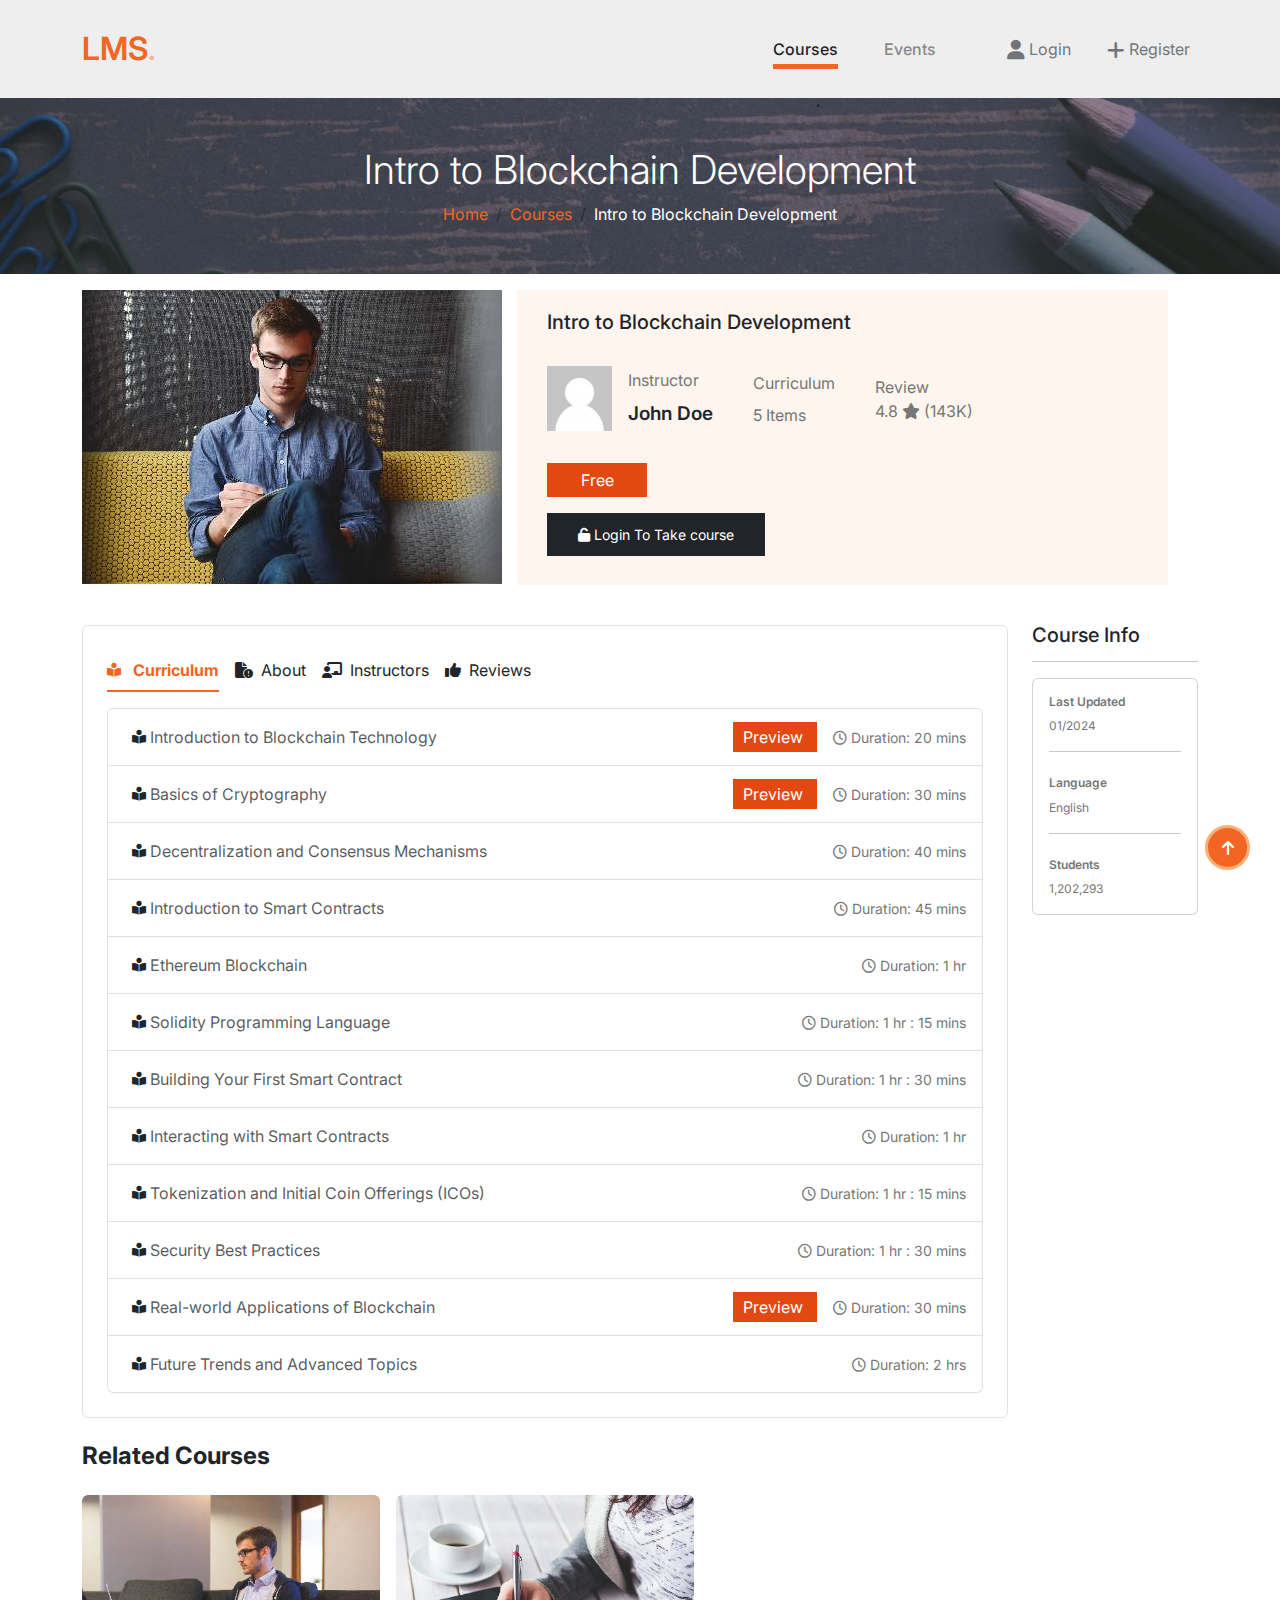
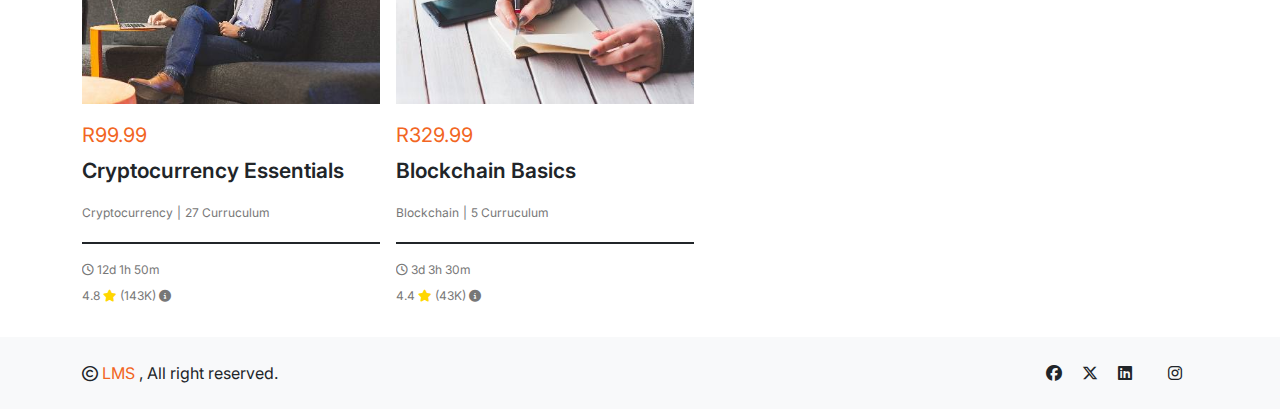
<file: course-details.html>
<!DOCTYPE html>
<html lang="en">

<head>
  <meta charset="UTF-8" />
  <meta name="viewport" content="width=device-width, initial-scale=1.0" />
  <title>Course Details - Learning Management System</title>
  <link rel="stylesheet" href="assets/css/bootstrap.min.css" />
  <link rel="stylesheet" href="https://cdnjs.cloudflare.com/ajax/libs/font-awesome/6.5.1/css/all.min.css" />
  <link rel="stylesheet" href="assets/css/style.css" />

</head>

<body>
  <nav class="custom-navbar navbar navbar navbar-expand-md navbar-light bg-light" arial-label="LMS">
    <div class="container">
      <a class="navbar-brand" href="index.html">LMS<span>.</span></a>

      <button class="navbar-toggler" type="button" data-bs-toggle="collapse" data-bs-target="#navbarsLMS"
        aria-controls="navbarsLMS" aria-expanded="false" aria-label="Toggle navigation">
        <span class="navbar-toggler-icon"></span>
      </button>

      <div class="collapse navbar-collapse" id="navbarsLMS">
        <ul class="custom-navbar-nav navbar-nav ms-auto mb-2 mb-md-0">

          <li class="nav-item active">
            <a class="nav-link" href="index.html">Courses</a>
          </li>
          <li><a class="nav-link" href="events.html">Events</a></li>
        </ul>

        <ul class="custom-navbar-cta navbar-nav mb-2 mb-md-0 ms-5">
          <li>
            <a class="nav-link" type="button" data-bs-toggle="modal" data-bs-target="#loginForm"><i
                class="fa-solid fa-user fa-lg"></i> Login
            </a>
          </li>
          <li>
            <a class="nav-link" type="button" data-bs-toggle="modal" data-bs-target="#registerForm">
              <i class="fa-solid fa-plus fa-lg"></i> Register
            </a>
          </li>
        </ul>
      </div>
    </div>
  </nav>

  <main>
    <!-- heading -->
    <section>
      <div class="container-fluid page-header py-5">
        <h1 class="text-center text-white display-6">
          Intro to Blockchain Development
        </h1>
        <ol class="breadcrumb justify-content-center mb-0">
          <li class="breadcrumb-item"><a href="index.html">Home</a></li>
          <li class="breadcrumb-item"><a href="index.html">Courses</a></li>
          <li class="breadcrumb-item active text-white">
            Intro to Blockchain Development
          </li>
        </ol>
      </div>
    </section>

    <!-- main content -->
    <section class="my-3 course-details">
      <div class="container">
        <div class="row g-0">
          <div class="col-lg-5 me-n5 img-box mb-md-3">
            <img src="assets/img/course4.jpg" alt="" class="img-fluid" />
          </div>
          <div class="col-lg-7">
            <div class="course-details-box">
              <div class="vstack g-5">
                <h5>Intro to Blockchain Development</h5>
                <div class="hstack gap-3 my-4">
                  <div>
                    <span>
                      <img src="assets/img/icons/user.jpg" class="author-icon" alt="author icon">
                    </span>
                  </div>
                  <div class="">
                    <div class="instructor-label">Instructor</div>
                    <div class="instructor-name mt-2">John Doe</div>
                  </div>

                  <div class="ms-4 course-curriculum">
                    <div class="">
                      <div>Curriculum</div>
                      <div class="mt-2">5 Items</div>
                    </div>
                  </div>

                  <div class="ms-4 course-review">
                    <div class="">
                      <div>Review</div>
                      <div> 4.8 <i class="fa-solid fa-star full"></i> (143K) </div>
                    </div>
                  </div>

                </div>
                <div class="mt-2 course-fee">
                  Free
                </div>
                <div class="mt-3 course-access">
                  <a href="login.html" class="btn btn-lg access-course-btn">
                    <i class="fa-solid fa-unlock"></i>
                    Login To Take course

                  </a>

                </div>

              </div>



            </div>

          </div>
        </div>


        <div class="row">

          <div class="col-12 col-lg-10 course-full-details">

            <div class="card shadow-none border my-4">
              <div class="p-4">
                <ul class="nav nav-underline fs-9" id="myTab" role="tablist">
                  <li class="nav-item" role="presentation"><a class="nav-link active" id="curriculum-tab"
                      data-bs-toggle="tab" href="#tab-curriculum" role="tab" aria-controls="tab-curriculum"
                      aria-selected="true">
                      <i class="fa-solid fa-book-open-reader fa-sm"></i> &nbsp;
                      Curriculum
                    </a></li>
                  <li class="nav-item" role="presentation"><a class="nav-link" id="about-tab" data-bs-toggle="tab"
                      href="#tab-about" role="tab" aria-controls="tab-about" aria-selected="false" tabindex="-1">
                      <i class="fa-solid fa-file-circle-exclamation"></i>&nbsp;

                      About</a></li>
                  <li class="nav-item" role="presentation"><a class="nav-link" id="instructors-tab" data-bs-toggle="tab"
                      href="#tab-instructors" role="tab" aria-controls="tab-instructors" aria-selected="false"
                      tabindex="-1">
                      <i class="fa-solid fa-chalkboard-user"></i>&nbsp;

                      Instructors</a></li>
                  <li class="nav-item" role="presentation"><a class="nav-link" id="reviews-tab" data-bs-toggle="tab"
                      href="#tab-reviews" role="tab" aria-controls="tab-reviews" aria-selected="false" tabindex="-1">
                      <i class="fa-solid fa-thumbs-up"></i>&nbsp;
                      Reviews</a></li>
                </ul>
                <div class="tab-content mt-3" id="myTabContent">
                  <div class="tab-pane fade active show" id="tab-curriculum" role="tabpanel"
                    aria-labelledby="curriculum-tab">

                    <ol class="list-group list-group-none">
                      <li class="list-group-item d-flex justify-content-between align-items-start py-3">
                        <div class="ms-2 me-auto">
                          <i class="fa-solid fa-book-open-reader fa-sm"></i>
                          <span class="text-body-secondary">Introduction to Blockchain Technology</span>

                        </div>
                        <div>
                          <span class="mt-2 is-preview me-3">
                            Preview
                          </span>
                          <span class="module-duration">
                            <i class="fa-regular fa-clock"></i> Duration: 20 mins
                          </span>
                        </div>

                      </li>
                      <li class="list-group-item d-flex justify-content-between align-items-start py-3">
                        <div class="ms-2 me-auto">
                          <i class="fa-solid fa-book-open-reader fa-sm"></i>
                          <span class="text-body-secondary">Basics of Cryptography </span>

                        </div>
                        <div>
                          <span class="mt-2 is-preview me-3">
                            Preview
                          </span>
                          <span class="module-duration">
                            <i class="fa-regular fa-clock"></i> Duration: 30 mins
                          </span>
                        </div>

                      </li>

                      <li class="list-group-item d-flex justify-content-between align-items-start py-3">
                        <div class="ms-2 me-auto">
                          <i class="fa-solid fa-book-open-reader fa-sm"></i>
                          <span class="text-body-secondary">Decentralization and Consensus Mechanisms </span>

                        </div>
                        <div>
                          <!-- <span class="mt-2 is-preview me-3">
                            Preview
                          </span> -->
                          <span class="module-duration">
                            <i class="fa-regular fa-clock"></i> Duration: 40 mins
                          </span>
                        </div>

                      </li>

                      <li class="list-group-item d-flex justify-content-between align-items-start py-3">
                        <div class="ms-2 me-auto">
                          <i class="fa-solid fa-book-open-reader fa-sm"></i>
                          <span class="text-body-secondary">Introduction to Smart Contracts </span>

                        </div>
                        <div>
                          <!-- <span class="mt-2 is-preview me-3">
                            Preview
                          </span> -->
                          <span class="module-duration">
                            <i class="fa-regular fa-clock"></i> Duration: 45 mins
                          </span>
                        </div>

                      </li>


                      <li class="list-group-item d-flex justify-content-between align-items-start py-3">
                        <div class="ms-2 me-auto">
                          <i class="fa-solid fa-book-open-reader fa-sm"></i>
                          <span class="text-body-secondary"> Ethereum Blockchain </span>

                        </div>
                        <div>
                          <!-- <span class="mt-2 is-preview me-3">
                            Preview
                          </span> -->
                          <span class="module-duration">
                            <i class="fa-regular fa-clock"></i> Duration: 1 hr
                          </span>
                        </div>

                      </li>


                      <li class="list-group-item d-flex justify-content-between align-items-start py-3">
                        <div class="ms-2 me-auto">
                          <i class="fa-solid fa-book-open-reader fa-sm"></i>
                          <span class="text-body-secondary"> Solidity Programming Language </span>

                        </div>
                        <div>
                          <!-- <span class="mt-2 is-preview me-3">
                            Preview
                          </span> -->
                          <span class="module-duration">
                            <i class="fa-regular fa-clock"></i> Duration: 1 hr : 15 mins
                          </span>
                        </div>

                      </li>


                      <li class="list-group-item d-flex justify-content-between align-items-start py-3">
                        <div class="ms-2 me-auto">
                          <i class="fa-solid fa-book-open-reader fa-sm"></i>
                          <span class="text-body-secondary"> Building Your First Smart Contract </span>

                        </div>
                        <div>
                          <!-- <span class="mt-2 is-preview me-3">
                            Preview
                          </span> -->
                          <span class="module-duration">
                            <i class="fa-regular fa-clock"></i> Duration: 1 hr : 30 mins
                          </span>
                        </div>

                      </li>

                      <li class="list-group-item d-flex justify-content-between align-items-start py-3">
                        <div class="ms-2 me-auto">
                          <i class="fa-solid fa-book-open-reader fa-sm"></i>
                          <span class="text-body-secondary"> Interacting with Smart Contracts </span>

                        </div>
                        <div>
                          <!-- <span class="mt-2 is-preview me-3">
                            Preview
                          </span> -->
                          <span class="module-duration">
                            <i class="fa-regular fa-clock"></i> Duration: 1 hr
                          </span>
                        </div>

                      </li>


                      <li class="list-group-item d-flex justify-content-between align-items-start py-3">
                        <div class="ms-2 me-auto">
                          <i class="fa-solid fa-book-open-reader fa-sm"></i>
                          <span class="text-body-secondary"> Tokenization and Initial Coin Offerings (ICOs) </span>

                        </div>
                        <div>
                          <!-- <span class="mt-2 is-preview me-3">
                            Preview
                          </span> -->
                          <span class="module-duration">
                            <i class="fa-regular fa-clock"></i> Duration: 1 hr : 15 mins
                          </span>
                        </div>

                      </li>

                      <li class="list-group-item d-flex justify-content-between align-items-start py-3">
                        <div class="ms-2 me-auto">
                          <i class="fa-solid fa-book-open-reader fa-sm"></i>
                          <span class="text-body-secondary"> Security Best Practices </span>

                        </div>
                        <div>
                          <!-- <span class="mt-2 is-preview me-3">
                            Preview
                          </span> -->
                          <span class="module-duration">
                            <i class="fa-regular fa-clock"></i> Duration: 1 hr : 30 mins
                          </span>
                        </div>

                      </li>


                      <li class="list-group-item d-flex justify-content-between align-items-start py-3">
                        <div class="ms-2 me-auto">
                          <i class="fa-solid fa-book-open-reader fa-sm"></i>
                          <span class="text-body-secondary"> Real-world Applications of Blockchain </span>

                        </div>
                        <div>
                          <span class="mt-2 is-preview me-3">
                            Preview
                          </span>
                          <span class="module-duration">
                            <i class="fa-regular fa-clock"></i> Duration: 30 mins
                          </span>
                        </div>

                      </li>


                      <li class="list-group-item d-flex justify-content-between align-items-start py-3">
                        <div class="ms-2 me-auto">
                          <i class="fa-solid fa-book-open-reader fa-sm"></i>
                          <span class="text-body-secondary"> Future Trends and Advanced Topics </span>

                        </div>
                        <div>
                          <!-- <span class="mt-2 is-preview me-3">
                            Preview
                          </span> -->
                          <span class="module-duration">
                            <i class="fa-regular fa-clock"></i> Duration: 2 hrs
                          </span>
                        </div>

                      </li>
                    </ol>

                  </div>

                  <div class="tab-pane fade" id="tab-about" role="tabpanel" aria-labelledby="about-tab">
                    <div class="card border p-5">
                      <div class="card-title">
                        <h5 class="display-6">About this course</h5>
                      </div>
                      <div class="about-course-text">
                        Lorem ipsum dolor sit amet consectetur adipisicing elit. Voluptatem dignissimos omnis sint
                        recusandae magnam, laboriosam iste autem, deleniti fuga libero vel alias soluta asperiores
                        aperiam? Eveniet autem tempora aspernatur commodi dolorem a officiis odit voluptate, unde
                        asperiores at hic quia tenetur eaque dolorum! Numquam, repellendus, perspiciatis doloremque
                        voluptatum blanditiis laudantium atque saepe debitis nesciunt dolores illo vitae, omnis fuga
                        ullam
                        ut! Laborum, unde mollitia ratione cumque culpa alias esse dolor saepe quasi tempore quisquam
                        commodi illum qui expedita atque molestias beatae, consectetur temporibus quod doloremque
                        animi
                        nostrum voluptatem. Quia aliquid, voluptatem cum fugit similique enim rerum ratione dolor qui
                        et!

                      </div>

                    </div>
                  </div>

                  <div class="tab-pane fade" id="tab-instructors" role="tabpanel" aria-labelledby="instructors-tab">


                    <div class="row">
                      <div class="col-lg-4 col-md-6">


                        <div class="course-instructor">
                          <div class="image">
                            <img src="assets/img/instructor-1.jpg" alt="instructor">
                            <div class="social-icons">
                              <a href="#"><i class="fa-brands fa-facebook"></i></a>
                              <a href="#"><i class="fa-brands fa-x-twitter"></i></a>
                              <a href="#"><i class="fa-brands fa-linkedin"></i></a>
                              <a href="#"><i class="fa-brands fa-instagram"></i></a>
                            </div>
                            <div class="overlay"></div>
                          </div>

                          <h5>John Doe</h5>
                          <p>Blockchain Developer</p>
                        </div>
                      </div>
                      <div class="col-lg-4 col-md-6">


                        <div class="course-instructor">
                          <div class="image">
                            <img src="assets/img/instructor-2.jpg" alt="instructor">
                            <div class="social-icons">
                              <a href="#"><i class="fa-brands fa-facebook"></i></a>
                              <a href="#"><i class="fa-brands fa-x-twitter"></i></a>
                              <a href="#"><i class="fa-brands fa-linkedin"></i></a>
                              <a href="#"><i class="fa-brands fa-instagram"></i></a>
                            </div>
                            <div class="overlay"></div>
                          </div>

                          <h5>John Doe</h5>
                          <p>Developer Advocate</p>
                        </div>
                      </div>

                    </div>






                  </div>

                  <div class="tab-pane fade" id="tab-reviews" role="tabpanel" aria-labelledby="reviews-tab">
                    <div class="card border p-5">
                      <div class="row g-3 justify-content-between mb-4">
                        <div class="col-auto">
                          <div class="d-flex align-items-center flex-wrap">
                            <h2 class="fw-bolder me-3">4.0<span class="fw-bold">/5</span></h2>
                            <div class="me-3">
                              <div class="d-flex">
                                <i class="fa fa-star text-secondary"></i>
                                <i class="fa fa-star text-secondary"></i>
                                <i class="fa fa-star text-secondary"></i>
                                <i class="fa fa-star text-secondary"></i>
                                <i class="fa fa-star"></i>
                              </div>
                            </div>
                            <p class="text-body mb-0 fw-semibold fs-7">6548 ratings and 567 reviews</p>
                          </div>
                        </div>

                        <div class="d-flex">
                          <img src="assets/img/icons/user.jpg" class="img-fluid rounded-circle p-3"
                            style="width: 100px; height: 100px;" alt="user">
                          <div>
                            <p class="mb-2" style="font-size: 14px;">Jan 12, 2024 at 4:12 pm</p>
                            <div class="d-flex justify-content-between">
                              <h5>John Doe</h5>
                              <div class="d-flex mb-3">
                                <i class="fa fa-star text-secondary"></i>
                                <i class="fa fa-star text-secondary"></i>
                                <i class="fa fa-star text-secondary"></i>
                                <i class="fa fa-star text-secondary"></i>
                                <i class="fa fa-star"></i>
                              </div>
                            </div>
                            <p>Lorem ipsum dolor sit amet consectetur adipisicing elit. Voluptate reprehenderit sunt,
                              voluptatum repudiandae odio nisi at quibusdam inventore saepe! Esse minima eveniet
                              dolores
                              deserunt necessitatibus. </p>
                          </div>
                        </div>
                        <div class="d-flex">
                          <img src="assets/img/icons/user.jpg" class="img-fluid rounded-circle p-3"
                            style="width: 100px; height: 100px;" alt="user">
                          <div>
                            <p class="mb-2" style="font-size: 14px;">Jan 12, 2024 at 8:49 am</p>
                            <div class="d-flex justify-content-between">
                              <h5>John Doe</h5>
                              <div class="d-flex mb-3">
                                <i class="fa fa-star text-secondary"></i>
                                <i class="fa fa-star text-secondary"></i>
                                <i class="fa fa-star"></i>
                                <i class="fa fa-star"></i>
                                <i class="fa fa-star"></i>
                              </div>
                            </div>
                            <p>Lorem ipsum dolor sit amet consectetur adipisicing elit. Voluptate reprehenderit sunt,
                              voluptatum repudiandae odio nisi at quibusdam inventore saepe! Esse minima eveniet
                              dolores
                              deserunt necessitatibus. </p>
                          </div>
                        </div>

                        <form action="">
                          <h4 class="mb-5 fw-bold">Leave a Reply</h4>
                          <div class="row">
                            <div class="col-md-4 mb-3">
                              <input type="text" class="form-control" placeholder="Your Name">
                            </div>
                            <div class="col-md-4 mb-3">
                              <input type="email" class="form-control" placeholder="Your Email">
                            </div>
                            <div class="col-md-4 mb-3">
                              <input type="text" class="form-control" placeholder="Phone Number">
                            </div>
                            <div class="col-12 mb-3">
                              <input type="text" class="form-control" placeholder="Title">
                            </div>
                            <div class="col-12 mb-3">
                              <textarea name="" id="" cols="30" rows="7" class="form-control" placeholder="Comment"
                                spellcheck="false"></textarea>
                            </div>

                            <div class="col-lg-12">
                              <div class="d-flex justify-content-between py-1 mb-5">
                                <div class="d-flex align-items-center">
                                  <p class="mb-0 me-3">Please rate:</p>
                                  <div class="d-flex align-items-center rate-course"
                                    style="font-size: 12px; cursor: pointer;">
                                    <i class="fa fa-star fa-lg"></i>
                                    <i class="fa fa-star fa-lg"></i>
                                    <i class="fa fa-star fa-lg"></i>
                                    <i class="fa fa-star fa-lg"></i>
                                    <i class="fa fa-star fa-lg"></i>
                                  </div>
                                </div>
                                <a href="#" class="btn border border-secondary px-4 py-3 comment-btn">
                                  Post Comment</a>
                              </div>
                            </div>
                          </div>
                        </form>

                      </div>

                    </div>
                  </div>
                </div>
              </div>

            </div>


            <div class="row g-3 all-courses">
              <h4 class="mb-2 fw-bold">Related Courses</h4>
              <div class="col-md-6 col-lg-6 col-xl-4">
                <div class="card course-info-card">
                  <div class="img-container" id="img-container6">
                    <img src="assets/img/course6.jpg" class="card-img-top" id="card-img-top6" alt="course title" />

                    <div class="overlay">
                      <div class="star-effect">
                        <a href="course-details.html">
                          View Course
                          <div class="star-1">
                            <svg xmlns:xlink="http://www.w3.org/1999/xlink" viewBox="0 0 784.11 815.53" style="
                                  shape-rendering: geometricPrecision;
                                  text-rendering: geometricPrecision;
                                  image-rendering: optimizeQuality;
                                  fill-rule: evenodd;
                                  clip-rule: evenodd;
                                " version="1.1" xml:space="preserve" xmlns="http://www.w3.org/2000/svg">
                              <defs></defs>
                              <g id="Layer_x0020_1">
                                <metadata id="CorelCorpID_0Corel-Layer"></metadata>
                                <path
                                  d="M392.05 0c-20.9,210.08 -184.06,378.41 -392.05,407.78 207.96,29.37 371.12,197.68 392.05,407.74 20.93,-210.06 184.09,-378.37 392.05,-407.74 -207.98,-29.38 -371.16,-197.69 -392.06,-407.78z"
                                  class="fil0"></path>
                              </g>
                            </svg>
                          </div>
                          <div class="star-2">
                            <svg xmlns:xlink="http://www.w3.org/1999/xlink" viewBox="0 0 784.11 815.53" style="
                                  shape-rendering: geometricPrecision;
                                  text-rendering: geometricPrecision;
                                  image-rendering: optimizeQuality;
                                  fill-rule: evenodd;
                                  clip-rule: evenodd;
                                " version="1.1" xml:space="preserve" xmlns="http://www.w3.org/2000/svg">
                              <defs></defs>
                              <g id="Layer_x0020_1">
                                <metadata id="CorelCorpID_0Corel-Layer"></metadata>
                                <path
                                  d="M392.05 0c-20.9,210.08 -184.06,378.41 -392.05,407.78 207.96,29.37 371.12,197.68 392.05,407.74 20.93,-210.06 184.09,-378.37 392.05,-407.74 -207.98,-29.38 -371.16,-197.69 -392.06,-407.78z"
                                  class="fil0"></path>
                              </g>
                            </svg>
                          </div>
                          <div class="star-3">
                            <svg xmlns:xlink="http://www.w3.org/1999/xlink" viewBox="0 0 784.11 815.53" style="
                                  shape-rendering: geometricPrecision;
                                  text-rendering: geometricPrecision;
                                  image-rendering: optimizeQuality;
                                  fill-rule: evenodd;
                                  clip-rule: evenodd;
                                " version="1.1" xml:space="preserve" xmlns="http://www.w3.org/2000/svg">
                              <defs></defs>
                              <g id="Layer_x0020_1">
                                <metadata id="CorelCorpID_0Corel-Layer"></metadata>
                                <path
                                  d="M392.05 0c-20.9,210.08 -184.06,378.41 -392.05,407.78 207.96,29.37 371.12,197.68 392.05,407.74 20.93,-210.06 184.09,-378.37 392.05,-407.74 -207.98,-29.38 -371.16,-197.69 -392.06,-407.78z"
                                  class="fil0"></path>
                              </g>
                            </svg>
                          </div>
                          <div class="star-4">
                            <svg xmlns:xlink="http://www.w3.org/1999/xlink" viewBox="0 0 784.11 815.53" style="
                                  shape-rendering: geometricPrecision;
                                  text-rendering: geometricPrecision;
                                  image-rendering: optimizeQuality;
                                  fill-rule: evenodd;
                                  clip-rule: evenodd;
                                " version="1.1" xml:space="preserve" xmlns="http://www.w3.org/2000/svg">
                              <defs></defs>
                              <g id="Layer_x0020_1">
                                <metadata id="CorelCorpID_0Corel-Layer"></metadata>
                                <path
                                  d="M392.05 0c-20.9,210.08 -184.06,378.41 -392.05,407.78 207.96,29.37 371.12,197.68 392.05,407.74 20.93,-210.06 184.09,-378.37 392.05,-407.74 -207.98,-29.38 -371.16,-197.69 -392.06,-407.78z"
                                  class="fil0"></path>
                              </g>
                            </svg>
                          </div>
                          <div class="star-5">
                            <svg xmlns:xlink="http://www.w3.org/1999/xlink" viewBox="0 0 784.11 815.53" style="
                                  shape-rendering: geometricPrecision;
                                  text-rendering: geometricPrecision;
                                  image-rendering: optimizeQuality;
                                  fill-rule: evenodd;
                                  clip-rule: evenodd;
                                " version="1.1" xml:space="preserve" xmlns="http://www.w3.org/2000/svg">
                              <defs></defs>
                              <g id="Layer_x0020_1">
                                <metadata id="CorelCorpID_0Corel-Layer"></metadata>
                                <path
                                  d="M392.05 0c-20.9,210.08 -184.06,378.41 -392.05,407.78 207.96,29.37 371.12,197.68 392.05,407.74 20.93,-210.06 184.09,-378.37 392.05,-407.74 -207.98,-29.38 -371.16,-197.69 -392.06,-407.78z"
                                  class="fil0"></path>
                              </g>
                            </svg>
                          </div>
                          <div class="star-6">
                            <svg xmlns:xlink="http://www.w3.org/1999/xlink" viewBox="0 0 784.11 815.53" style="
                                  shape-rendering: geometricPrecision;
                                  text-rendering: geometricPrecision;
                                  image-rendering: optimizeQuality;
                                  fill-rule: evenodd;
                                  clip-rule: evenodd;
                                " version="1.1" xml:space="preserve" xmlns="http://www.w3.org/2000/svg">
                              <defs></defs>
                              <g id="Layer_x0020_1">
                                <metadata id="CorelCorpID_0Corel-Layer"></metadata>
                                <path
                                  d="M392.05 0c-20.9,210.08 -184.06,378.41 -392.05,407.78 207.96,29.37 371.12,197.68 392.05,407.74 20.93,-210.06 184.09,-378.37 392.05,-407.74 -207.98,-29.38 -371.16,-197.69 -392.06,-407.78z"
                                  class="fil0"></path>
                              </g>
                            </svg>
                          </div>
                        </a>
                      </div>
                    </div>
                  </div>

                  <div class="card-body course-info">
                    <div class="vstack gap-2">
                      <div class="course-cost">R99.99</div>
                      <h5 class="course-title display-5">
                        <a href="course-details.html">Cryptocurrency Essentials
                        </a>
                      </h5>
                      <div class="tags">
                        <a href="course-details.html">Cryptocurrency</a>
                        <span>|</span>
                        <span href="#">27 Curruculum</span>
                      </div>
                      <div class="course-duration">
                        <i class="fa-regular fa-clock"></i> 12d 1h 50m
                      </div>
                      <div class="reviews">
                        <div class="rating">
                          4.8 <i class="fa-solid fa-star full"></i> (143K)
                          <i class="fa-solid fa-circle-info"></i>

                          <!-- <i class="fa-solid fa-star-half-stroke full"></i> -->
                          <!-- <i class="fa-solid fa-star half"></i> -->
                          <!-- <i class="fa-solid fa-star empty"></i> -->
                        </div>
                      </div>
                    </div>
                  </div>
                </div>
              </div>

              <div class="col-md-6 col-lg-6 col-xl-4">
                <div class="card course-info-card">
                  <div class="img-container" id="img-container3">
                    <img src="assets/img/course3.jpg" class="card-img-top" id="card-img-top3" alt="course title" />

                    <div class="overlay">
                      <div class="star-effect">
                        <a href="course-details.html">
                          View Course
                          <div class="star-1">
                            <svg xmlns:xlink="http://www.w3.org/1999/xlink" viewBox="0 0 784.11 815.53" style="
                                  shape-rendering: geometricPrecision;
                                  text-rendering: geometricPrecision;
                                  image-rendering: optimizeQuality;
                                  fill-rule: evenodd;
                                  clip-rule: evenodd;
                                " version="1.1" xml:space="preserve" xmlns="http://www.w3.org/2000/svg">
                              <defs></defs>
                              <g id="Layer_x0020_1">
                                <metadata id="CorelCorpID_0Corel-Layer"></metadata>
                                <path
                                  d="M392.05 0c-20.9,210.08 -184.06,378.41 -392.05,407.78 207.96,29.37 371.12,197.68 392.05,407.74 20.93,-210.06 184.09,-378.37 392.05,-407.74 -207.98,-29.38 -371.16,-197.69 -392.06,-407.78z"
                                  class="fil0"></path>
                              </g>
                            </svg>
                          </div>
                          <div class="star-2">
                            <svg xmlns:xlink="http://www.w3.org/1999/xlink" viewBox="0 0 784.11 815.53" style="
                                  shape-rendering: geometricPrecision;
                                  text-rendering: geometricPrecision;
                                  image-rendering: optimizeQuality;
                                  fill-rule: evenodd;
                                  clip-rule: evenodd;
                                " version="1.1" xml:space="preserve" xmlns="http://www.w3.org/2000/svg">
                              <defs></defs>
                              <g id="Layer_x0020_1">
                                <metadata id="CorelCorpID_0Corel-Layer"></metadata>
                                <path
                                  d="M392.05 0c-20.9,210.08 -184.06,378.41 -392.05,407.78 207.96,29.37 371.12,197.68 392.05,407.74 20.93,-210.06 184.09,-378.37 392.05,-407.74 -207.98,-29.38 -371.16,-197.69 -392.06,-407.78z"
                                  class="fil0"></path>
                              </g>
                            </svg>
                          </div>
                          <div class="star-3">
                            <svg xmlns:xlink="http://www.w3.org/1999/xlink" viewBox="0 0 784.11 815.53" style="
                                  shape-rendering: geometricPrecision;
                                  text-rendering: geometricPrecision;
                                  image-rendering: optimizeQuality;
                                  fill-rule: evenodd;
                                  clip-rule: evenodd;
                                " version="1.1" xml:space="preserve" xmlns="http://www.w3.org/2000/svg">
                              <defs></defs>
                              <g id="Layer_x0020_1">
                                <metadata id="CorelCorpID_0Corel-Layer"></metadata>
                                <path
                                  d="M392.05 0c-20.9,210.08 -184.06,378.41 -392.05,407.78 207.96,29.37 371.12,197.68 392.05,407.74 20.93,-210.06 184.09,-378.37 392.05,-407.74 -207.98,-29.38 -371.16,-197.69 -392.06,-407.78z"
                                  class="fil0"></path>
                              </g>
                            </svg>
                          </div>
                          <div class="star-4">
                            <svg xmlns:xlink="http://www.w3.org/1999/xlink" viewBox="0 0 784.11 815.53" style="
                                  shape-rendering: geometricPrecision;
                                  text-rendering: geometricPrecision;
                                  image-rendering: optimizeQuality;
                                  fill-rule: evenodd;
                                  clip-rule: evenodd;
                                " version="1.1" xml:space="preserve" xmlns="http://www.w3.org/2000/svg">
                              <defs></defs>
                              <g id="Layer_x0020_1">
                                <metadata id="CorelCorpID_0Corel-Layer"></metadata>
                                <path
                                  d="M392.05 0c-20.9,210.08 -184.06,378.41 -392.05,407.78 207.96,29.37 371.12,197.68 392.05,407.74 20.93,-210.06 184.09,-378.37 392.05,-407.74 -207.98,-29.38 -371.16,-197.69 -392.06,-407.78z"
                                  class="fil0"></path>
                              </g>
                            </svg>
                          </div>
                          <div class="star-5">
                            <svg xmlns:xlink="http://www.w3.org/1999/xlink" viewBox="0 0 784.11 815.53" style="
                                  shape-rendering: geometricPrecision;
                                  text-rendering: geometricPrecision;
                                  image-rendering: optimizeQuality;
                                  fill-rule: evenodd;
                                  clip-rule: evenodd;
                                " version="1.1" xml:space="preserve" xmlns="http://www.w3.org/2000/svg">
                              <defs></defs>
                              <g id="Layer_x0020_1">
                                <metadata id="CorelCorpID_0Corel-Layer"></metadata>
                                <path
                                  d="M392.05 0c-20.9,210.08 -184.06,378.41 -392.05,407.78 207.96,29.37 371.12,197.68 392.05,407.74 20.93,-210.06 184.09,-378.37 392.05,-407.74 -207.98,-29.38 -371.16,-197.69 -392.06,-407.78z"
                                  class="fil0"></path>
                              </g>
                            </svg>
                          </div>
                          <div class="star-6">
                            <svg xmlns:xlink="http://www.w3.org/1999/xlink" viewBox="0 0 784.11 815.53" style="
                                  shape-rendering: geometricPrecision;
                                  text-rendering: geometricPrecision;
                                  image-rendering: optimizeQuality;
                                  fill-rule: evenodd;
                                  clip-rule: evenodd;
                                " version="1.1" xml:space="preserve" xmlns="http://www.w3.org/2000/svg">
                              <defs></defs>
                              <g id="Layer_x0020_1">
                                <metadata id="CorelCorpID_0Corel-Layer"></metadata>
                                <path
                                  d="M392.05 0c-20.9,210.08 -184.06,378.41 -392.05,407.78 207.96,29.37 371.12,197.68 392.05,407.74 20.93,-210.06 184.09,-378.37 392.05,-407.74 -207.98,-29.38 -371.16,-197.69 -392.06,-407.78z"
                                  class="fil0"></path>
                              </g>
                            </svg>
                          </div>
                        </a>
                      </div>
                    </div>
                  </div>

                  <div class="card-body course-info">
                    <div class="vstack gap-2">
                      <div class="course-cost">R329.99</div>
                      <h5 class="course-title display-5">
                        <a href="course-details.html">Blockchain Basics </a>
                      </h5>
                      <div class="tags">
                        <a href="course-details.html">Blockchain</a>
                        <span>|</span>
                        <span href="#">5 Curruculum</span>
                      </div>
                      <div class="course-duration">
                        <i class="fa-regular fa-clock"></i> 3d 3h 30m
                      </div>
                      <div class="reviews">
                        <div class="rating">
                          4.4 <i class="fa-solid fa-star full"></i> (43K)
                          <i class="fa-solid fa-circle-info"></i>

                          <!-- <i class="fa-solid fa-star-half-stroke full"></i> -->
                          <!-- <i class="fa-solid fa-star half"></i> -->
                          <!-- <i class="fa-solid fa-star empty"></i> -->
                        </div>
                      </div>
                    </div>
                  </div>
                </div>
              </div>
            </div>


          </div>
          <div class="col-12 col-lg-2 py-4 course-info">
            <div class="position-sticky">
              <h5 class="lh-1">Course Info </h5>
              <hr>
              <div class="card mb-3 fs-10">
                <div class="card-body">
                  <h6 class="heading">Last Updated</h6>
                  <p class="body">01/2024</p>
                  <hr class="mb-1">
                  <h6 class="mt-4 heading">Language</h6>
                  <div class="body">English</div>
                  <hr class="mb-1">
                  <h6 class="mt-4 heading">Students</h6>
                  <p class="fs-10 mb-0 body">1,202,293</p>
                </div>
              </div>

            </div>
          </div>

        </div>




      </div>
    </section>
  </main>


  <footer class="footer">
    <div class="container-fluid copyright bg-light py-4">
      <div class="container">
        <div class="row">
          <div class="col-md-6 text-center text-md-start text-dark mb-3 mb-md-0">
            <span class="text-dark"><i class="fa-regular fa-copyright"></i> <a href="#"> LMS </a>, All right
              reserved.</span>
            <span id="year"></span>
          </div>
          <div class="col-md-6 my-auto text-center text-md-end text-dark">
            <a href="" class="me-3 socials"><i class="fa-brands fa-facebook "></i></a>
            <a href="" class="me-3 socials"><i class="fa-brands fa-x-twitter"></i></a>
            <a href="" class="me-3 socials"> <i class="fa-brands fa-linkedin me-3"></i></a>
            <a href="" class="me-3 socials"> <i class="fa-brands fa-instagram"></i></a>
          </div>
        </div>
      </div>
    </div>
    </div>
  </footer>


  <a href="#" class="btn btn-primary border-3 border-primary rounded-circle back-to-top" id="backToTop"><i
      class="fa fa-arrow-up"></i></a>



  <!-- Login Modal -->
  <div class="modal fade" id="loginForm" tabindex="-1" aria-labelledby="loginFormModalLabel" style="display: none;"
    aria-hidden="true">
    <div class="modal-dialog modal-dialog-centered">
      <div class="modal-content">
        <div class="modal-header px-5 position-relative bg-color">
          <div class="position-relative z-1">
            <h4 class="mb-0 text-white">Login</h4>
            <p class="fs-10 mb-0 text-white">Please sign in to your account</p>

          </div>
          <button class="btn-close position-absolute top-0 end-0 mt-2 me-2" data-bs-dismiss="modal"
            aria-label="Close"></button>
        </div>
        <div class="modal-body py-4 px-5">
          <form class="modal-auth">
            <div class="mb-3">
              <label class="form-label" for="modal-auth-email">Email address</label>
              <input class="form-control" type="email" autocomplete="on" id="modal-auth-email">
            </div>
            <div class="mb-3">
              <label class="form-label" for="modal-auth-password">Password</label>
              <input class="form-control" type="password" autocomplete="on" id="modal-auth-password">
            </div>
            <div class="mb-3">
              <button class="btn btn-my-primary d-block w-100 mt-3" type="submit" name="submit">Sign in</button>
            </div>
          </form>
          <div class="position-relative mt-5">
            <hr>
            <div class="divider-content-center">or login with</div>
          </div>
          <div class="row g-2 mt-2 social-buttons">
            <div class="col-sm-6">
              <a class="btn btn-outline-google btn-sm d-block w-100" href="#">
                <span class="fab fa-google-plus-g me-2" data-fa-transform="grow-8"></span>
                google </a>
            </div>
            <div class="col-sm-6">
              <a class="btn btn-outline-facebook btn-sm d-block w-100" href="#">
                <span class="fab fa-facebook-square me-2" data-fa-transform="grow-8"></span> facebook </a>
            </div>
          </div>
        </div>
      </div>
    </div>
  </div>




  <!-- Register Modal -->
  <div class="modal fade" id="registerForm" tabindex="-1" aria-labelledby="registerFormModalLabel"
    style="display: none;" aria-hidden="true">
    <div class="modal-dialog modal-dialog-centered">
      <div class="modal-content">
        <div class="modal-header px-5 position-relative bg-color">
          <div class="position-relative z-1">
            <h4 class="mb-0 text-white">Register</h4>
            <p class="fs-10 mb-0 text-white">Please create your free account</p>

          </div>
          <button class="btn-close position-absolute top-0 end-0 mt-2 me-2" data-bs-dismiss="modal"
            aria-label="Close"></button>
        </div>
        <div class="modal-body py-4 px-5">
          <form class="modal-auth">
            <div class="mb-3">
              <label class="form-label" for="modal-auth-name">Name</label>
              <input class="form-control" type="text" autocomplete="on" id="modal-auth-name">
            </div>
            <div class="mb-3">
              <label class="form-label" for="modal-auth-email">Email address</label>
              <input class="form-control" type="email" autocomplete="on" id="modal-auth-email">
            </div>
            <div class="row gx-2">
              <div class="mb-3 col-sm-6">
                <label class="form-label" for="modal-auth-password">Password</label>
                <input class="form-control" type="password" autocomplete="on" id="modal-auth-password">
              </div>
              <div class="mb-3 col-sm-6">
                <label class="form-label" for="modal-auth-confirm-password">Confirm Password</label>
                <input class="form-control" type="password" autocomplete="on" id="modal-auth-confirm-password">
              </div>
            </div>
            <div class="mb-3">
              <button class="btn btn-my-primary d-block w-100 mt-3" type="submit" name="submit">Register</button>
            </div>
          </form>
          <div class="position-relative mt-5">
            <hr>
            <div class="divider-content-center">or register with</div>
          </div>
          <div class="row g-2 mt-2 social-buttons">
            <div class="col-sm-6">
              <a class="btn btn-outline-google btn-sm d-block w-100" href="#">
                <span class="fab fa-google-plus-g me-2" data-fa-transform="grow-8"></span>
                google </a>
            </div>
            <div class="col-sm-6">
              <a class="btn btn-outline-facebook btn-sm d-block w-100" href="#">
                <span class="fab fa-facebook-square me-2" data-fa-transform="grow-8"></span> facebook </a>
            </div>
          </div>
        </div>
      </div>
    </div>
  </div>


  <script src="assets/js/bootstrap.bundle.js"></script>
  <script>
    var stars = document.querySelectorAll('.rate-course .fa-star');

    stars.forEach(function (star, index) {
      star.addEventListener('mouseover', function () {
        for (var i = 0; i <= index; i++) {
          if (!stars[i].classList.contains('selected')) {
            stars[i].classList.add('highlight');
          }
        }
      });

      star.addEventListener('mouseout', function () {
        stars.forEach(function (star) {
          if (!star.classList.contains('selected')) {
            star.classList.remove('highlight');
          }
        });
      });

      star.addEventListener('click', function () {
        stars.forEach(function (star) {
          star.classList.remove('selected');
        });
        for (var i = 0; i <= index; i++) {
          stars[i].classList.add('selected');
        }
      });
    });
  </script>
</body>

</html>
</file>
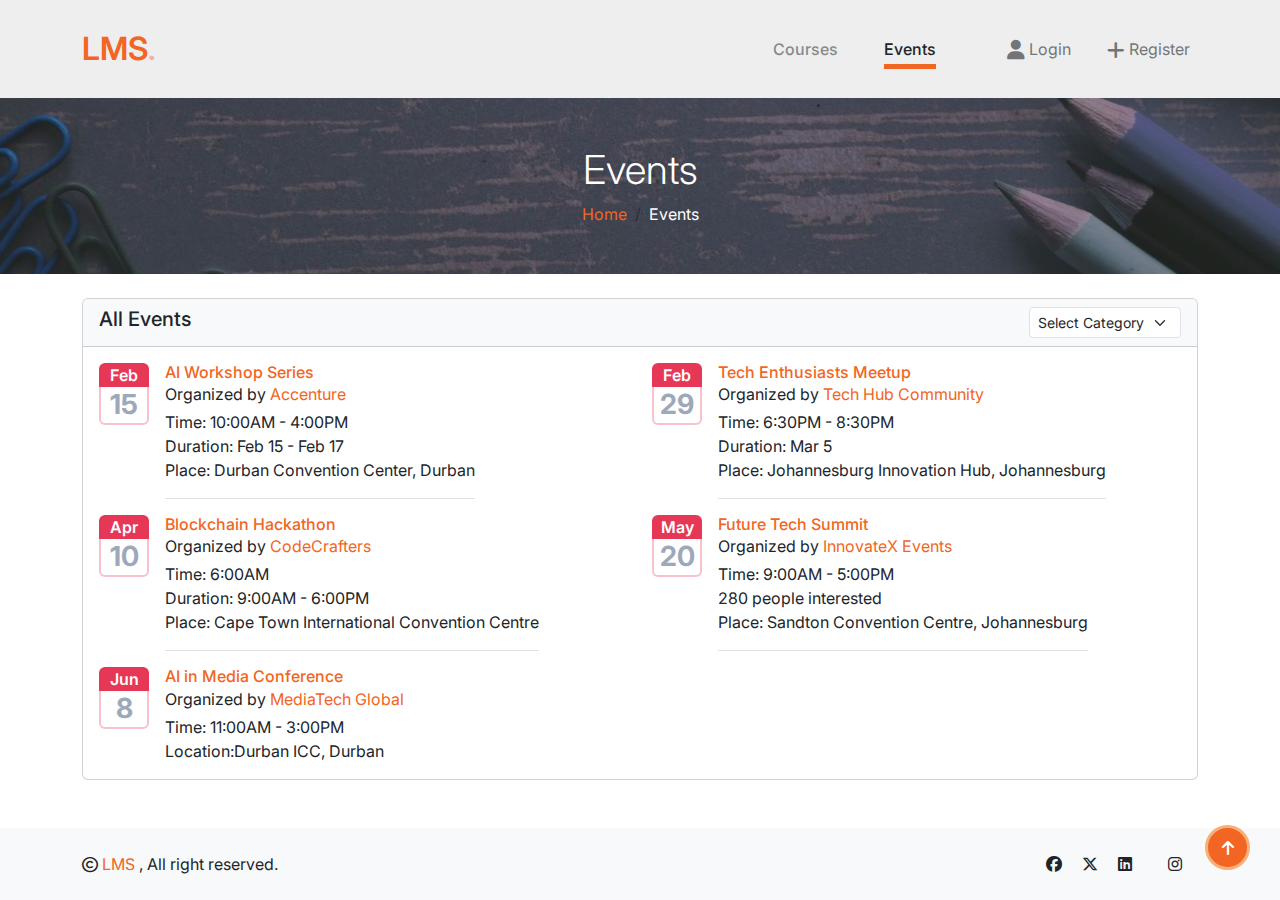
<file: events.html>
<!DOCTYPE html>
<html lang="en">

<head>
  <meta charset="UTF-8" />
  <meta name="viewport" content="width=device-width, initial-scale=1.0" />
  <title>Events - Learning Management System</title>
  <link rel="stylesheet" href="assets/css/bootstrap.min.css" />
  <link rel="stylesheet" href="https://cdnjs.cloudflare.com/ajax/libs/font-awesome/6.5.1/css/all.min.css" />
  <link rel="stylesheet" href="assets/css/style.css" />
</head>

<body>




  <nav class="custom-navbar navbar navbar navbar-expand-md navbar-light bg-light" arial-label="LMS">
    <div class="container">
      <a class="navbar-brand" href="#">LMS<span>.</span></a>

      <button class="navbar-toggler" type="button" data-bs-toggle="collapse" data-bs-target="#navbarsLMS"
        aria-controls="navbarsLMS" aria-expanded="false" aria-label="Toggle navigation">
        <span class="navbar-toggler-icon"></span>
      </button>

      <div class="collapse navbar-collapse" id="navbarsLMS">
        <ul class="custom-navbar-nav navbar-nav ms-auto mb-2 mb-md-0">
          <li><a class="nav-link" href="index.html">Courses</a></li>
          <li class="nav-item active">
            <a class="nav-link" href="events.html">Events</a>
          </li>
        </ul>
        <ul class="custom-navbar-cta navbar-nav mb-2 mb-md-0 ms-5">
          <li>
            <a class="nav-link" type="button" data-bs-toggle="modal" data-bs-target="#loginForm"><i
                class="fa-solid fa-user fa-lg"></i> Login
            </a>
          </li>
          <li>
            <a class="nav-link" type="button" data-bs-toggle="modal" data-bs-target="#registerForm">
              <i class="fa-solid fa-plus fa-lg"></i> Register
            </a>
          </li>
        </ul>
      </div>
    </div>
  </nav>


  <!-- heading -->
  <section>
    <div class="container-fluid page-header py-5">
      <h1 class="text-center text-white display-6">Events</h1>
      <ol class="breadcrumb justify-content-center mb-0">
        <li class="breadcrumb-item"><a href="#">Home</a></li>
        <li class="breadcrumb-item active text-white">Events</li>
      </ol>
    </div>
  </section>

  <div class="container my-4">
    <div class="row">
      <div class="col-12">
        <div class="card mb-3 mb-lg-0">
          <div class="card-header bg-body-tertiary d-flex justify-content-between">
            <h5 class="mb-0">All Events</h5>
            <form>
              <select class="form-select form-select-sm">
                <option selected="selected">Select Category</option>
                <option value="">Workshops</option>
                <option value="">Meetups</option>
                <option value="">Hackathons</option>
                <option value="">Summit</option>
                <option value="">Media Event</option>
                <option value="">Bootcamps</option>
                <option value="">Conferences</option>
                <option>Other</option>
              </select></form>
          </div>
          <div class="card-body fs-10">
            <div class="row">

              <div class="col-md-6 h-100">
                <div class="d-flex events-calendar">
                  <div class="calendar"><span class="calendar-month">Feb</span><span class="calendar-day">15</span>
                  </div>
                  <div class="flex-1 position-relative ps-3">
                    <h6 class="fs-9 mb-0"><a href="#" class="events-link">AI Workshop Series </a></h6>
                    <p class="mb-1">Organized by <a href="#" class="text-700 events-link">Accenture</a></p>
                    <p class="text-1000 mb-0">Time: 10:00AM - 4:00PM</p>
                    <p class="text-1000 mb-0">Duration: Feb 15 - Feb 17</p>
                    Place: Durban Convention Center, Durban <div class="border-bottom border-dashed my-3"></div>
                  </div>
                </div>
              </div>





              <div class="col-md-6 h-100">
                <div class="d-flex events-calendar">
                  <div class="calendar">
                    <span class="calendar-month">Feb</span>
                    <span class="calendar-day">29</span>
                  </div>
                  <div class="flex-1 position-relative ps-3">
                    <h6 class="fs-9 mb-0"><a href="#" class="events-link">Tech Enthusiasts Meetup </a></h6>
                    <p class="mb-1">Organized by <a href="#" class="text-700 events-link">Tech Hub Community</a></p>
                    <p class="text-1000 mb-0">Time: 6:30PM - 8:30PM</p>
                    <p class="text-1000 mb-0">Duration: Mar 5</p>
                    Place: Johannesburg Innovation Hub, Johannesburg
                    <div class="border-bottom border-dashed my-3"></div>
                  </div>
                </div>
              </div>






              <div class="col-md-6 h-100">
                <div class="d-flex events-calendar">
                  <div class="calendar"><span class="calendar-month">Apr</span><span class="calendar-day">10</span>
                  </div>
                  <div class="flex-1 position-relative ps-3">
                    <h6 class="fs-9 mb-0"><a href="#" class="events-link">Blockchain Hackathon</a></h6>
                    <p class="mb-1">Organized by <a href="#" class="text-700 events-link"> CodeCrafters</a></p>
                    <p class="text-1000 mb-0">Time: 6:00AM</p>
                    <p class="text-1000 mb-0">Duration: 9:00AM - 6:00PM </p>Place: Cape Town International Convention
                    Centre<div class="border-bottom border-dashed my-3"></div>
                  </div>
                </div>
              </div>




              <div class="col-md-6 h-100">
                <div class="d-flex events-calendar">
                  <div class="calendar"><span class="calendar-month">May</span><span class="calendar-day">20</span>
                  </div>
                  <div class="flex-1 position-relative ps-3">
                    <h6 class="fs-9 mb-0"><a href="#" class="events-link">Future Tech Summit</a></h6>
                    <p class="mb-1">Organized by <a href="#!" class="text-700 events-link">InnovateX Events</a></p>
                    <p class="text-1000 mb-0">Time: 9:00AM - 5:00PM </p>
                    <p class="text-1000 mb-0">280 people interested</p>
                    Place: Sandton Convention Centre, Johannesburg<div class="border-bottom border-dashed my-3"></div>
                  </div>
                </div>
              </div>

              <div class="col-md-6 h-100">
                <div class="d-flex events-calendar">
                  <div class="calendar"><span class="calendar-month">Jun</span><span class="calendar-day">8</span>
                  </div>
                  <div class="flex-1 position-relative ps-3">
                    <h6 class="fs-9 mb-0"><a href="#" class="events-link">AI in Media Conference </a></h6>
                    <p class="mb-1">Organized by <a href="#!" class="text-700 events-link">MediaTech Global</a></p>
                    <p class="text-1000 mb-0">Time: 11:00AM - 3:00PM </p>
                    <p class="text-1000 mb-0">Location:Durban ICC, Durban
                  </div>
                </div>
              </div>
            </div>
          </div>
        </div>

      </div>
    </div>
  </div>


  <footer class="footer">
    <div class="container-fluid copyright bg-light py-4">
      <div class="container">
        <div class="row">
          <div class="col-md-6 text-center text-md-start text-dark mb-3 mb-md-0">
            <span class="text-dark"><i class="fa-regular fa-copyright"></i> <a href="#"> LMS </a>, All right
              reserved.</span>
            <span id="year"></span>
          </div>
          <div class="col-md-6 my-auto text-center text-md-end text-dark">
            <a href="" class="me-3 socials"><i class="fa-brands fa-facebook "></i></a>
            <a href="" class="me-3 socials"><i class="fa-brands fa-x-twitter"></i></a>
            <a href="" class="me-3 socials"> <i class="fa-brands fa-linkedin me-3"></i></a>
            <a href="" class="me-3 socials"> <i class="fa-brands fa-instagram"></i></a>
          </div>
        </div>
      </div>
    </div>
    </div>
  </footer>


  <a href="#" class="btn btn-primary border-3 border-primary rounded-circle back-to-top" id="backToTop"><i
      class="fa fa-arrow-up"></i></a>


  <!-- Login Modal -->
  <div class="modal fade" id="loginForm" tabindex="-1" aria-labelledby="loginFormModalLabel" style="display: none;"
    aria-hidden="true">
    <div class="modal-dialog modal-dialog-centered">
      <div class="modal-content">
        <div class="modal-header px-5 position-relative bg-color">
          <div class="position-relative z-1">
            <h4 class="mb-0 text-white">Login</h4>
            <p class="fs-10 mb-0 text-white">Please sign in to your account</p>

          </div>
          <button class="btn-close position-absolute top-0 end-0 mt-2 me-2" data-bs-dismiss="modal"
            aria-label="Close"></button>
        </div>
        <div class="modal-body py-4 px-5">
          <form class="modal-auth">
            <div class="mb-3">
              <label class="form-label" for="modal-auth-email">Email address</label>
              <input class="form-control" type="email" autocomplete="on" id="modal-auth-email">
            </div>
            <div class="mb-3">
              <label class="form-label" for="modal-auth-password">Password</label>
              <input class="form-control" type="password" autocomplete="on" id="modal-auth-password">
            </div>
            <div class="mb-3">
              <button class="btn btn-my-primary d-block w-100 mt-3" type="submit" name="submit">Sign in</button>
            </div>
          </form>
          <div class="position-relative mt-5">
            <hr>
            <div class="divider-content-center">or login with</div>
          </div>
          <div class="row g-2 mt-2 social-buttons">
            <div class="col-sm-6">
              <a class="btn btn-outline-google btn-sm d-block w-100" href="#">
                <span class="fab fa-google-plus-g me-2" data-fa-transform="grow-8"></span>
                google </a>
            </div>
            <div class="col-sm-6">
              <a class="btn btn-outline-facebook btn-sm d-block w-100" href="#">
                <span class="fab fa-facebook-square me-2" data-fa-transform="grow-8"></span> facebook </a>
            </div>
          </div>
        </div>
      </div>
    </div>
  </div>




  <!-- Register Modal -->
  <div class="modal fade" id="registerForm" tabindex="-1" aria-labelledby="registerFormModalLabel"
    style="display: none;" aria-hidden="true">
    <div class="modal-dialog modal-dialog-centered">
      <div class="modal-content">
        <div class="modal-header px-5 position-relative bg-color">
          <div class="position-relative z-1">
            <h4 class="mb-0 text-white">Register</h4>
            <p class="fs-10 mb-0 text-white">Please create your free account</p>

          </div>
          <button class="btn-close position-absolute top-0 end-0 mt-2 me-2" data-bs-dismiss="modal"
            aria-label="Close"></button>
        </div>
        <div class="modal-body py-4 px-5">
          <form class="modal-auth">
            <div class="mb-3">
              <label class="form-label" for="modal-auth-name">Name</label>
              <input class="form-control" type="text" autocomplete="on" id="modal-auth-name">
            </div>
            <div class="mb-3">
              <label class="form-label" for="modal-auth-email">Email address</label>
              <input class="form-control" type="email" autocomplete="on" id="modal-auth-email">
            </div>
            <div class="row gx-2">
              <div class="mb-3 col-sm-6">
                <label class="form-label" for="modal-auth-password">Password</label>
                <input class="form-control" type="password" autocomplete="on" id="modal-auth-password">
              </div>
              <div class="mb-3 col-sm-6">
                <label class="form-label" for="modal-auth-confirm-password">Confirm Password</label>
                <input class="form-control" type="password" autocomplete="on" id="modal-auth-confirm-password">
              </div>
            </div>
            <div class="mb-3">
              <button class="btn btn-my-primary d-block w-100 mt-3" type="submit" name="submit">Register</button>
            </div>
          </form>
          <div class="position-relative mt-5">
            <hr>
            <div class="divider-content-center">or register with</div>
          </div>
          <div class="row g-2 mt-2 social-buttons">
            <div class="col-sm-6">
              <a class="btn btn-outline-google btn-sm d-block w-100" href="#">
                <span class="fab fa-google-plus-g me-2" data-fa-transform="grow-8"></span>
                google </a>
            </div>
            <div class="col-sm-6">
              <a class="btn btn-outline-facebook btn-sm d-block w-100" href="#">
                <span class="fab fa-facebook-square me-2" data-fa-transform="grow-8"></span> facebook </a>
            </div>
          </div>
        </div>
      </div>
    </div>
  </div>



  <script src="assets/js/bootstrap.bundle.js"></script>
</body>

</html>
</file>
<file: assets/css/style.css>
@import url("https://fonts.googleapis.com/css2?family=Inter:wght@100;200;300;400;500;600;700;800;900&display=swap");

:root {
  /* color varieties generated with: uicolors.app */
  --main-color-50: #fef6ee;
  --main-color-100: #fee9d6;
  --main-color-200: #fbd0ad;
  --main-color-300: #f9af78;
  --main-color-400: #f58342;
  --main-color: #f26522;
  --main-color-600: #e34813;
  --main-color-700: #bc3412;
  --secondary-color: #eeeeee;
  --black-color: #212529;
  --white-color: #fff;
  --gray: #777;
}

body {
  font-family: "Inter", sans-serif, Arial, Helvetica !important;
  display: flex;
  flex-direction: column;
  min-height: 100vh;
}

a {
  text-decoration: none;
}

.position-relative {
  position: relative !important;
}

.position-absolute {
  position: absolute !important;
}

.top-0 {
  top: 0 !important;
}

.end-0 {
  right: 0 !important;
}

.custom-navbar {
  background: var(--secondary-color) !important;
  padding-top: 20px;
  padding-bottom: 20px;
}

.custom-navbar .navbar-brand {
  font-size: 32px;
  font-weight: 600;
  color: var(--main-color);
}

.custom-navbar .navbar-brand>span {
  opacity: 0.4;
}

.custom-navbar .navbar-toggler {
  border-color: transparent;
}

.custom-navbar .navbar-toggler:active,
.custom-navbar .navbar-toggler:focus {
  -webkit-box-shadow: none;
  box-shadow: none;
  outline: none;
}

.custom-navbar .custom-navbar-nav li a {
  font-weight: 500;
  color: var(--black-color) !important;
  opacity: 0.5;
  -webkit-transition: 0.3s all ease;
  -o-transition: 0.3s all ease;
  transition: 0.3s all ease;
  position: relative;
}

.custom-navbar .custom-navbar-nav li a:hover {
  opacity: 1;
}

.custom-navbar .custom-navbar-nav li a:hover:before {
  width: calc(100% - 16px);
}

.custom-navbar .custom-navbar-nav li.active a {
  opacity: 1;
}

.custom-navbar .custom-navbar-nav li.active a:before {
  width: calc(100% - 16px);
}

.custom-navbar .custom-navbar-cta {
  margin-left: 0 !important;
  -webkit-box-orient: horizontal;
  -webkit-box-direction: normal;
  -ms-flex-direction: row;
  flex-direction: row;
}

.custom-navbar .custom-navbar-cta li {
  margin-left: 0px;
  margin-right: 0px;
}

.custom-navbar .custom-navbar-cta li:first-child {
  margin-right: 20px;
}

.custom-navbar .custom-navbar-cta li a {
  color: var(--black-color);
  opacity: 0.6;
}

.custom-navbar .custom-navbar-cta li a:hover {
  color: var(--black-color);
  opacity: 1;
}

.page-header {
  position: relative;
  background: linear-gradient(rgba(0, 0, 0, 0.3), rgba(0, 0, 0, 0.3)),
    url(../img/courses-header-img.jpg);
  background-position: center center;
  background-repeat: no-repeat;
  background-size: cover;
}

.page-header a {
  color: var(--main-color);
  text-decoration: none;
}

.page-header a.active {
  color: var(--white-color);
}

.search-filter,
.date-filter {
  background: var(--main-color-50);
  padding: 30px;
}

.search-filter .input-group-text,
.date-filter .input-group-text {
  cursor: pointer;
  background-color: var(--white-color);
  border: none;
}

.search-filter .form-control,
.date-filter .form-control {
  border-color: var(--white-color);
  box-shadow: none !important;
}

.search-filter .form-control:focus,
.date-filter .form-control:focus {
  border-color: var(--white-color);
  box-shadow: none !important;
}

.course-category,
.course-fee {
  background: var(--main-color-50);
  padding: 30px 25px;
}

.course-category .course-categories-title,
.course-fee .course-fee-title {
  padding-bottom: 5px;
  margin-bottom: 15px;
  text-transform: capitalize;
  text-decoration: underline;
  text-underline-offset: 10px;
}

.course-category .list-group-item,
.course-fee .list-group-item {
  background: transparent;
  border: none;
  font-size: 12px;
  padding: 0.5rem 0;
}

.course-category .form-check-input:checked,
.course-fee .form-check-input:checked {
  background-color: var(--main-color-600);
  border-color: var(--main-color-50);
}

.course-category .form-check-input:focus,
.course-fee .form-check-input:focus {
  border-color: var(--main-color-100);
  box-shadow: none;
}

.order .bg-light {
  background-color: var(--main-color-50) !important;
}

.order-by .form-select-sm:focus-visible {
  outline: none;
}

/* Reference: https://uiverse.io/aguerquin/pretty-bat-39 */
.aguerquin-effect .button-icon {
  display: flex;
  border: 3px var(--main-color-50) solid;
  width: fit-content;
  height: fit-content;
  cursor: pointer;
}

.aguerquin-effect .icon {
  background-color: var(--main-color-50);
  padding: 10px 10px 5px 10px;
}

.aguerquin-effect .icon img {
  width: 25px;
  height: 25px;
}

.aguerquin-effect .cube {
  transition: all 0.4s;
  transform-style: preserve-3d;
  width: 200px;
  height: 20px;
}

.aguerquin-effect .button-icon:hover {
  border-color: var(--main-color);
}

.aguerquin-effect .button-icon:hover .cube {
  transform: rotateX(90deg);
}

.aguerquin-effect .side {
  position: absolute;
  height: 47px;
  width: 200px;
  display: flex;
  font-size: 0.8em;
  justify-content: center;
  align-items: center;
  text-transform: uppercase;
  letter-spacing: 0.5px;
  font-weight: bold;
}

.aguerquin-effect .top {
  background: var(--main-color);
  color: #fff;
  transform: rotateX(-90deg) translate3d(0, 13.5px, 2em);
}

.aguerquin-effect .front {
  background: var(--main-color-50);
  color: var(--black-color);
  transform: translate3d(0, 0, 1em);
}

/* end of aguerquin effect */

.card {
  position: relative;
  overflow: hidden;
}

.img-container {
  position: relative;
  overflow: hidden;
}

.card-img-top img {
  display: block;
  width: 100%;
  height: 100%;
  object-fit: contain;
}

.all-courses .overlay {
  position: absolute;
  top: 0;
  left: 0;
  width: 100%;
  height: 100%;
  background: rgba(251, 208, 173, 0.7);
  display: flex;
  align-items: center;
  justify-content: center;
  opacity: 0;
  transition: opacity 0.3s;
}

.all-courses .overlay-button {
  background-color: var(--black-color);
  color: var(--white-color);
  padding: 10px 20px;
  border: none;
  cursor: pointer;
}

.all-courses .card:hover .overlay {
  opacity: 1;
}

.course-instructor {
  text-align: center;
}

.course-instructor .image {
  position: relative;
  z-index: 2;
  overflow: hidden;
}

.course-instructor .overlay {
  width: 100%;
  height: 100%;
  position: absolute;
  left: 0;
  top: -10%;
  background-color: rgba(251, 208, 173, 0.7);
  opacity: 0;
  transition: all 0.4s ease;
}

.course-instructor h5 {
  margin-top: 16px;
  margin-bottom: 4px;
}

.course-instructor .social-icons {
  position: absolute;
  top: 60%;
  left: 50%;
  transform: translate(-50%, -50%);
  z-index: 2;
  opacity: 0;
  transition: all 0.4s ease;
}

.course-instructor .social-icons a {
  width: 40px;
  height: 40px;
}

.course-instructor:hover .social-icons {
  top: 50%;
  opacity: 1;
}

.course-instructor:hover .overlay {
  top: 0%;
  opacity: 1;
}

.course-instructor .social-icons a {
  width: 28px;
  height: 28px;
  display: inline-flex;
  color: #fff;
  background-color: var(--main-color-300);
  text-decoration: none;
  align-items: center;
  justify-content: center;
  border-radius: 100px;
}

.course-instructor .social-icons a:hover {
  background-color: #fff;
  color: var(--gray);
}


/* Source: https://uiverse.io/dalbrechtmartin/proud-lionfish-83 */
.star-effect a {
  position: relative;
  padding: 20px 35px;
  background: #ffffff;
  font-size: 20px;
  font-weight: 600;
  color: #000000;
  text-decoration: none;
  box-shadow: 0px 0px 10px 0px rgb(255, 255, 255);
  border-radius: 100px;
  border: none;
  transition: all 0.3s ease-in-out;
  cursor: pointer;
}

.star-effect .star-1 {
  position: absolute;
  top: 20%;
  left: 20%;
  width: 25px;
  height: auto;
  filter: drop-shadow(0 0 0 #fffdef);
  z-index: -5;
  transition: all 0.8s cubic-bezier(0.05, 0.83, 0.43, 0.96);
}

.star-effect .star-2 {
  position: absolute;
  top: 45%;
  left: 45%;
  width: 15px;
  height: auto;
  filter: drop-shadow(0 0 0 #fffdef);
  z-index: -5;
  transition: all 0.8s cubic-bezier(0, 0.4, 0, 1.01);
}

.star-effect .star-3 {
  position: absolute;
  top: 40%;
  left: 40%;
  width: 5px;
  height: auto;
  filter: drop-shadow(0 0 0 #fffdef);
  z-index: -5;
  transition: all 0.8s cubic-bezier(0, 0.4, 0, 1.01);
}

.star-effect .star-4 {
  position: absolute;
  top: 20%;
  left: 40%;
  width: 8px;
  height: auto;
  filter: drop-shadow(0 0 0 #fffdef);
  z-index: -5;
  transition: all 0.8s cubic-bezier(0, 0.4, 0, 1.01);
}

.star-effect .star-5 {
  position: absolute;
  top: 25%;
  left: 45%;
  width: 15px;
  height: auto;
  filter: drop-shadow(0 0 0 #fffdef);
  z-index: -5;
  transition: all 0.8s cubic-bezier(0, 0.4, 0, 1.01);
}

.star-effect .star-6 {
  position: absolute;
  top: 5%;
  left: 50%;
  width: 5px;
  height: auto;
  filter: drop-shadow(0 0 0 #fffdef);
  z-index: -5;
  transition: all 0.8s cubic-bezier(0, 0.4, 0, 1.01);
}

.star-effect a:hover {
  background: #000000;
  color: #ffffff;
  box-shadow: 0 0 80px #ffffff8c;
}

.star-effect a:hover .star-1 {
  position: absolute;
  top: -20%;
  left: -20%;
  width: 20px;
  height: auto;
  filter: drop-shadow(0 0 10px #fffdef);
  z-index: 2;
}

.star-effect a:hover .star-2 {
  position: absolute;
  top: 35%;
  left: -25%;
  width: 15px;
  height: auto;
  filter: drop-shadow(0 0 10px #fffdef);
  z-index: 2;
}

.star-effect a:hover .star-3 {
  position: absolute;
  top: 80%;
  left: -10%;
  width: 10px;
  height: auto;
  filter: drop-shadow(0 0 10px #fffdef);
  z-index: 2;
}

.star-effect a:hover .star-4 {
  position: absolute;
  top: -25%;
  left: 105%;
  width: 20px;
  height: auto;
  filter: drop-shadow(0 0 10px #fffdef);
  z-index: 2;
}

.star-effect a:hover .star-5 {
  position: absolute;
  top: 30%;
  left: 115%;
  width: 15px;
  height: auto;
  filter: drop-shadow(0 0 10px #fffdef);
  z-index: 2;
}

.star-effect a:hover .star-6 {
  position: absolute;
  top: 80%;
  left: 105%;
  width: 10px;
  height: auto;
  filter: drop-shadow(0 0 10px #fffdef);
  z-index: 2;
}

.star-effect .fil0 {
  fill: #fffdef;
}

/* end of star effect */

.rating .full {
  color: #ffd700;
}

.card.course-info-card {
  border: none;
}

.card.course-info-card .card-body {
  padding: 1rem 0;
}

.course-info .course-cost {
  font-size: 20px;
  font-weight: 400;
  color: var(--main-color);
}

.course-info .course-title {
  font-size: 21px;
  font-weight: 600;
  color: var(--black-color);
  text-decoration: none;
  cursor: pointer;
}

.course-info .course-title a {
  color: var(--black-color);
  text-decoration: none;
  cursor: pointer;
}

.course-info .course-title a:hover {
  color: var(--main-color);
}

.course-info .tags {
  padding-bottom: 19px;
  border-bottom: 2px solid var(--black-color);
}

.course-info .tags a,
.course-info .tags span,
.course-details-box .instructor-label {
  font-size: 12px;
  font-weight: 400;
  color: var(--gray);
  text-decoration: none;
}

.course-info .tags a:hover {
  color: var(--main-color);
}

.course-info .course-duration {
  margin-top: 9px;
}

.course-info .course-duration,
.course-info .reviews {
  font-size: 12px;
  font-weight: 400;
  color: var(--gray);
}

.course-pagination .page-link {
  color: var(--main-color-400);
}

.course-pagination .page-link:focus {
  box-shadow: var(--white-color);
}

.footer {
  margin-top: auto;
}

.footer a {
  text-decoration: none;
  color: var(--main-color);
}

.footer a.socials {
  text-decoration: none;
  color: var(--black-color);
}

.back-to-top {
  position: fixed;
  right: 30px;
  bottom: 30px;
  display: flex;
  width: 45px;
  height: 45px;
  align-items: center;
  justify-content: center;
  transition: 0.5s;
  z-index: 99;
  background-color: var(--main-color);
  border-color: var(--main-color-300) !important;
}

.back-to-top.border-primary:hover {
  background-color: var(--main-color-400);
}

.course-details .img-box {
  margin-right: -30px;
}

.course-details-box {
  background: var(--main-color-50);
  padding: 20px 30px;
  min-height: 295px;
}

.course-details-box .author-icon {
  height: 65px;
  width: 65px;
}

.course-details-box .instructor-name {
  font-size: 19px;
  font-weight: 600;
  text-decoration: none;
}

.course-details-box .instructor-label,
.course-details-box .course-curriculum,
.course-details-box .course-review {
  font-size: 16px;
  font-weight: 400;
  color: var(--gray);
}

.course-details-box .course-fee {
  padding: 5px 10px;
  background-color: var(--main-color-600);
  color: var(--white-color);
  max-width: 100px;
  text-align: center;
}

.course-details-box .course-access .access-course-btn {
  background-color: var(--black-color);
  color: var(--white-color);
  font-size: 14px;
  padding: 10px 30px;
  border-radius: 0;
}

.course-full-details .nav-link {
  color: var(--black-color);
}

.course-full-details .nav-underline .nav-link.active {
  color: var(--main-color);
}

#tab-curriculum .module-duration {
  font-size: 14px;
  font-weight: 400;
  color: var(--gray);
}

#tab-curriculum .is-preview {
  padding: 5px 10px;
  background-color: var(--main-color-600);
  color: var(--white-color);
  max-width: 100px;
  text-align: center;

}

#tab-curriculum li {
  cursor: pointer;
}

#tab-about .about-course-text {
  text-align: justify;
}

#tab-reviews .text-secondary {
  color: #ffb524 !important;
}

#tab-reviews .form-control {
  height: 54px;
  border-color: rgba(0, 0, 0, 0.1);
  background-color: transparent !important;
  margin-bottom: 10px;
}

#tab-reviews .form-control:active,
#tab-reviews .form-control:focus {
  outline: none;
  -webkit-box-shadow: none;
  box-shadow: none;
  border-color: rgba(0, 0, 0, 0.2) !important;
}

#tab-reviews .form-control::-webkit-input-placeholder {
  color: rgba(0, 0, 0, 0.7);
}

#tab-reviews .form-control::-moz-placeholder {
  color: rgba(0, 0, 0, 0.7);
}

#tab-reviews .form-control:-ms-input-placeholder {
  color: rgba(0, 0, 0, 0.7);
}

#tab-reviews .form-control:-moz-placeholder {
  color: rgba(0, 0, 0, 0.7);
}

#tab-reviews textarea {
  height: auto !important;
}

#tab-reviews .rate-course .fa-star.highlight {
  color: #ffb524;
}

#tab-reviews .rate-course .fa-star.selected {
  color: #ffb524;
}

#tab-reviews .comment-btn {
  border-radius: 0;
  color: var(--main-color);
  transition: background-color 0.9s ease, color 0.9s ease;
}

#tab-reviews .comment-btn:hover {
  background-color: var(--black-color);
  color: var(--white-color);
}


.events-calendar .calendar {
  width: 3.125rem;
  line-height: 1;
  display: flex;
  flex-direction: column;
  text-align: center;
  border-radius: .375rem;
}

.events-calendar .calendar .calendar-month {
  background-color: #e63757;
  color: #fff;
  border-radius: .375rem .375rem 0 0;
  padding: .25rem;
  font-weight: 600;
}

.events-calendar .calendar .calendar-day {
  font-size: 1.728rem;
  padding: .25rem;
  border: .125rem solid rgba(230, 55, 87, 0.3);
  border-top: 0;
  border-radius: 0 0 .375rem .375rem;
  color: #9da9bb;
  font-weight: 700;
}

.events-calendar .events-link {
  color: var(--main-color);
}


.bg-color {
  background-color: var(--main-color);
}

.divider-content-center {
  position: absolute;
  top: 50%;
  left: 50%;
  transform: translateX(-50%) translateY(-50%);
  padding-left: .5rem;
  padding-right: .5rem;
  background-color: var(--white-color);
  font-family: var(--falcon-font-sans-serif);
  font-size: .8333333333rem;
  color: var(--black-color);
  white-space: nowrap;
}

.social-buttons .btn-outline-google {
  border-color: #dd4b39;
  color: #dd4b39;
}

.social-buttons .btn-outline-google:hover {
  background-color: #dd4b39;
  color: #fff;

}

.social-buttons .btn-outline-facebook {
  border-color: #3c5a99;
  color: #3c5a99;
}

.social-buttons .btn-outline-facebook:hover {
  background-color: #3c5a99;
  color: #fff;
}

.modal-auth .btn-my-primary {
  background-color: var(--main-color);
  color: #fff;
}

.modal-auth .btn-my-primary:hover {
  background-color: var(--main-color-400);
}

.modal-auth .form-control {
  border-color: var(--main-color-50);
}

.modal-auth .form-control:focus {
  box-shadow: none;
  border-color: var(--main-color-100);
}


#loginform .btn-outline-myprimary {
  border-color: var(--main-color);
  color: var(--main-color);

}

.course-info .heading {
  font-size: 12px;
  font-weight: 600;
  color: var(--gray);
}

.course-info .body {
  font-size: 12px;
  font-weight: 400;
  color: var(--gray);
}

@media (min-width: 992px) {
  .custom-navbar .custom-navbar-nav li {
    margin-left: 15px;
    margin-right: 15px;
  }
}

@media (min-width: 768px) {
  .custom-navbar .custom-navbar-nav li a:before {
    content: "";
    position: absolute;
    bottom: 0;
    left: 8px;
    right: 8px;
    background: var(--main-color);
    height: 5px;
    opacity: 1;
    visibility: visible;
    width: 0;
    -webkit-transition: 0.15s all ease-out;
    -o-transition: 0.15s all ease-out;
    transition: 0.15s all ease-out;
  }

  .custom-navbar .custom-navbar-cta {
    margin-left: 40px !important;
  }
}
</file>
